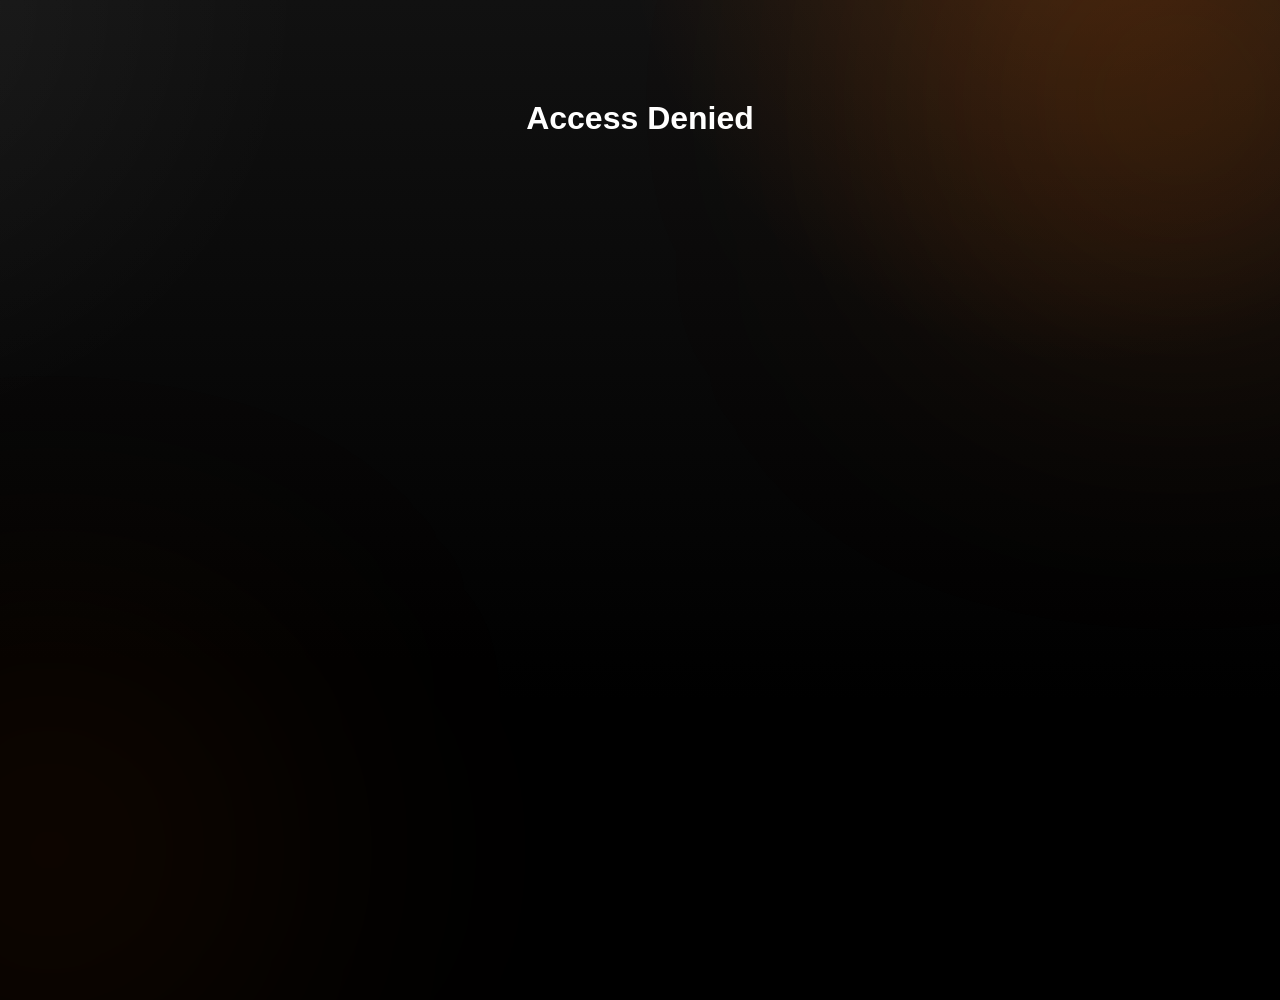
<file: client/admin.html>
<!DOCTYPE html>
<html lang="en">
<head>
    <meta charset="UTF-8">
    <meta name="viewport" content="width=device-width, initial-scale=1.0">
    <title>Admin Dashboard | MunchieCart</title>
    <link rel="stylesheet" href="style.css">
</head>
<body class="menu-page landing-glow">

    <header class="navbar">
        <h1 class="logo">MunchieCart Admin</h1>
        <nav class="nav-links">
            <a href="index.html">Home</a>
            <a href="menu.html">Menu</a>
            <a href="cart.html">Cart</a>
        </nav>
    </header>

    <main class="menu-wrapper">
        <div class="menu-hero fade-up">
            <p class="menu-kicker">Dashboard</p>
            <h1 class="menu-page-title">Order Management</h1>
            <p class="menu-subtext">
                View submitted orders, customer details, and selected meal customizations.
            </p>
        </div>

        <section class="admin-orders-section fade-up">
            <div class="admin-section-header">
                <div>
                    <h2>Orders</h2>
                    <p>Recent submitted orders from customers.</p>
                </div>

                <div class="admin-tools">
                    <input
                        type="text"
                        id="searchOrders"
                        class="admin-search"
                        placeholder="Search by name, email, or order #"
                    >
                    <button class="admin-refresh-btn" onclick="loadOrders()">Refresh</button>
                </div>
            </div>

            <div id="orders-container" class="admin-orders-grid">
                <p>Loading orders...</p>
            </div>
        </section>
    </main>

    <script src="admin.js"></script>
</body>
</html>
</file>
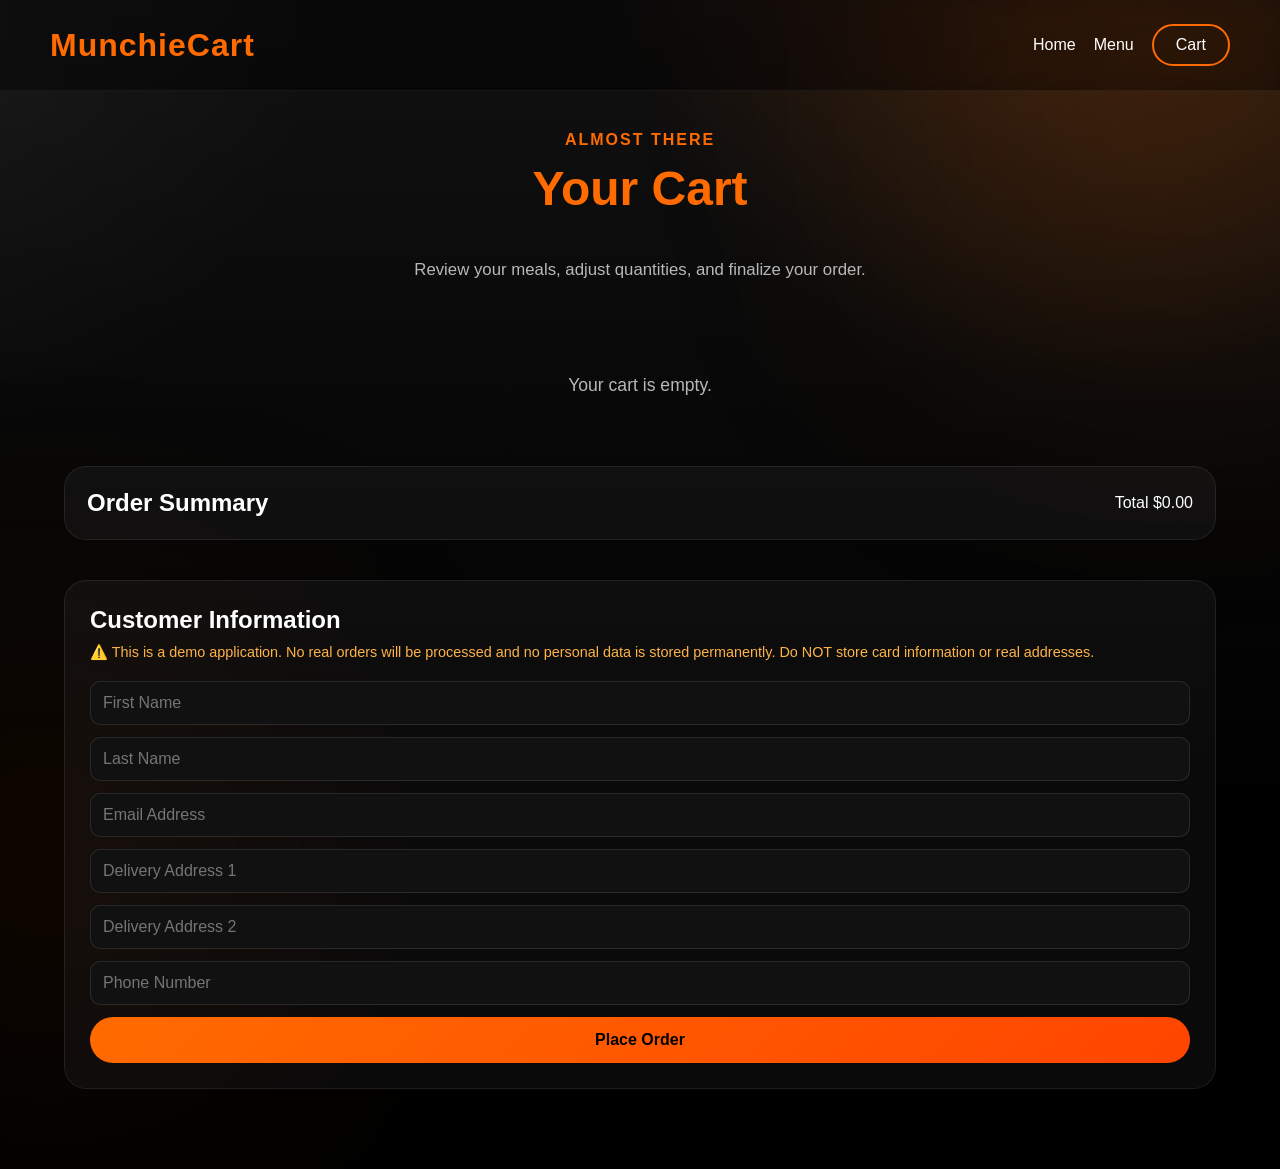
<file: client/cart.html>
<!DOCTYPE html>
<html lang="en">
<head>
    <meta charset="UTF-8">
    <meta name="viewport" content="width=device-width, initial-scale=1.0">
    <title>Cart | MunchieCart</title>
    <link rel="stylesheet" href="style.css">
</head>
<body class="menu-page landing-glow">

    <header class="navbar">
        <h1 class="logo">MunchieCart</h1>
        <nav class="nav-links">
            <a href="index.html">Home</a>
            <a href="menu.html">Menu</a>
            <a href="cart.html" class="cart-button">Cart</a>
        </nav>
    </header>

    <main class="menu-wrapper">
        <div class="menu-hero fade-up">
            <p class="menu-kicker">Almost there</p>
            <h1 class="menu-page-title">Your Cart</h1>
            <p class="menu-subtext">
                Review your meals, adjust quantities, and finalize your order.
            </p>
        </div>

        <div class="checkout-layout">
            <section class="cart-main fade-up">
                <div id="cartItems" class="cart-items-container"></div>
            </section>

            <aside class="checkout-sidebar fade-up delay-1">
                <div class="cart-summary">
                    <h2>Order Summary</h2>
                    <div class="summary-line">
                        <span>Total</span>
                        <span>$<span id="totalPrice">0.00</span></span>
                    </div>
                </div>

                <div class="checkout-form">
                    <h2>Customer Information</h2>

                    <p class="checkout-disclaimer">
                        ⚠️ This is a demo application. No real orders will be processed and no personal data is stored permanently. Do NOT store card information or real addresses.
                    </p>

                    <form onsubmit="submitOrder(event)">
                        <input type="text" id="first-name" placeholder="First Name" required>
                        <input type="text" id="last-name" placeholder="Last Name" required>
                        <input type="email" id="email" placeholder="Email Address" required>
                        <input type="text" id="address1" placeholder="Delivery Address 1" required>
                        <input type="text" id="address2" placeholder="Delivery Address 2">
                        <input type="text" id="phone" placeholder="Phone Number" required>

                        <button type="submit" class="customize-cart-btn full-width-btn">Place Order</button>
                    </form>
                </div>
            </aside>
        </div>
    </main>

    <div id="order-success" class="order-success-overlay">
        <div class="order-success-box">
            <div class="success-icon">✓</div>
            <h1>Order Submitted</h1>
            <p>Your order has been placed successfully.</p>
            <p class="success-sub">This is a demo — no real order was processed.</p>

            <button onclick="goHome()" class="enter-btn">Back to Home</button>
        </div>
    </div>

    <script src="cart.js"></script>
</body>
</html>
</file>
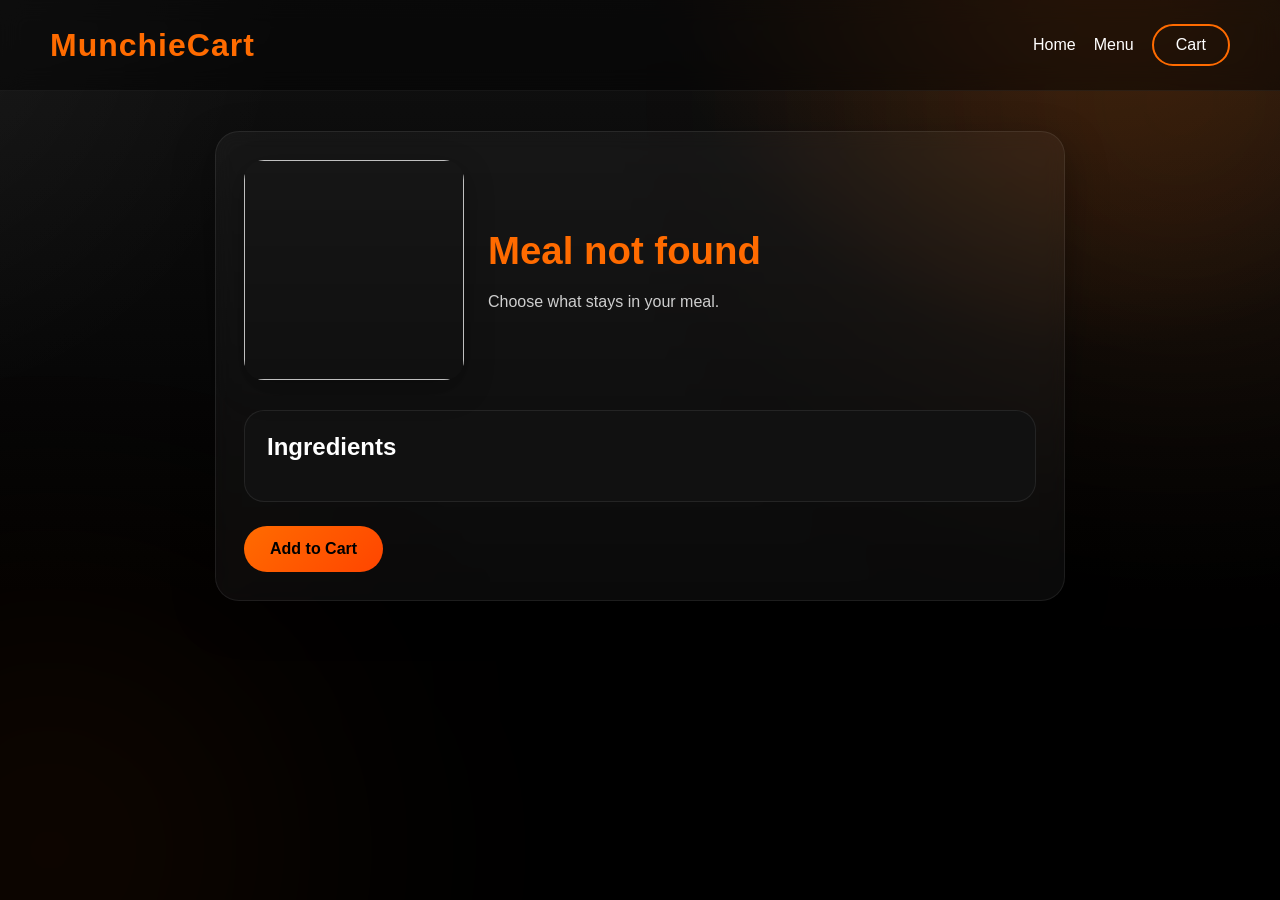
<file: client/customize.html>
<!DOCTYPE html>
<html lang="en">
<head>
    <meta charset="UTF-8">
    <meta name="viewport" content="width=device-width, initial-scale=1.0">
    <title>Customize | MunchieCart</title>
    <link rel="stylesheet" href="style.css">
</head>
<body class="menu-page landing-glow">

    <header class="navbar">
    <h1 class="logo">MunchieCart</h1>
    <nav class="nav-links">
        <a href="index.html">Home</a>
        <a href="menu.html">Menu</a>
        <a href="cart.html" class="cart-button">Cart</a>
    </nav>
</header>
    <main class="menu-wrapper">
        <div class="customize-card">
            <div class="customize-header">
                <img id="meal-image" class="customize-image" alt="">
                <div class="customize-title-wrap">
                    <h1 id="meal-name" class="customize-title"></h1>
                    <p class="customize-subtitle">Choose what stays in your meal.</p>
                </div>
            </div>

            <div class="ingredients-box">
                <div class="ingredients-top">
                    <h2>Ingredients</h2>
                </div>

                <div id="ingredients-list"></div>
            </div>

            <button class="customize-cart-btn" onclick="addCustomizedToCart()">Add to Cart</button>
        </div>
    </main>

    <script src="customize.js"></script>
</body>
</html>
</file>
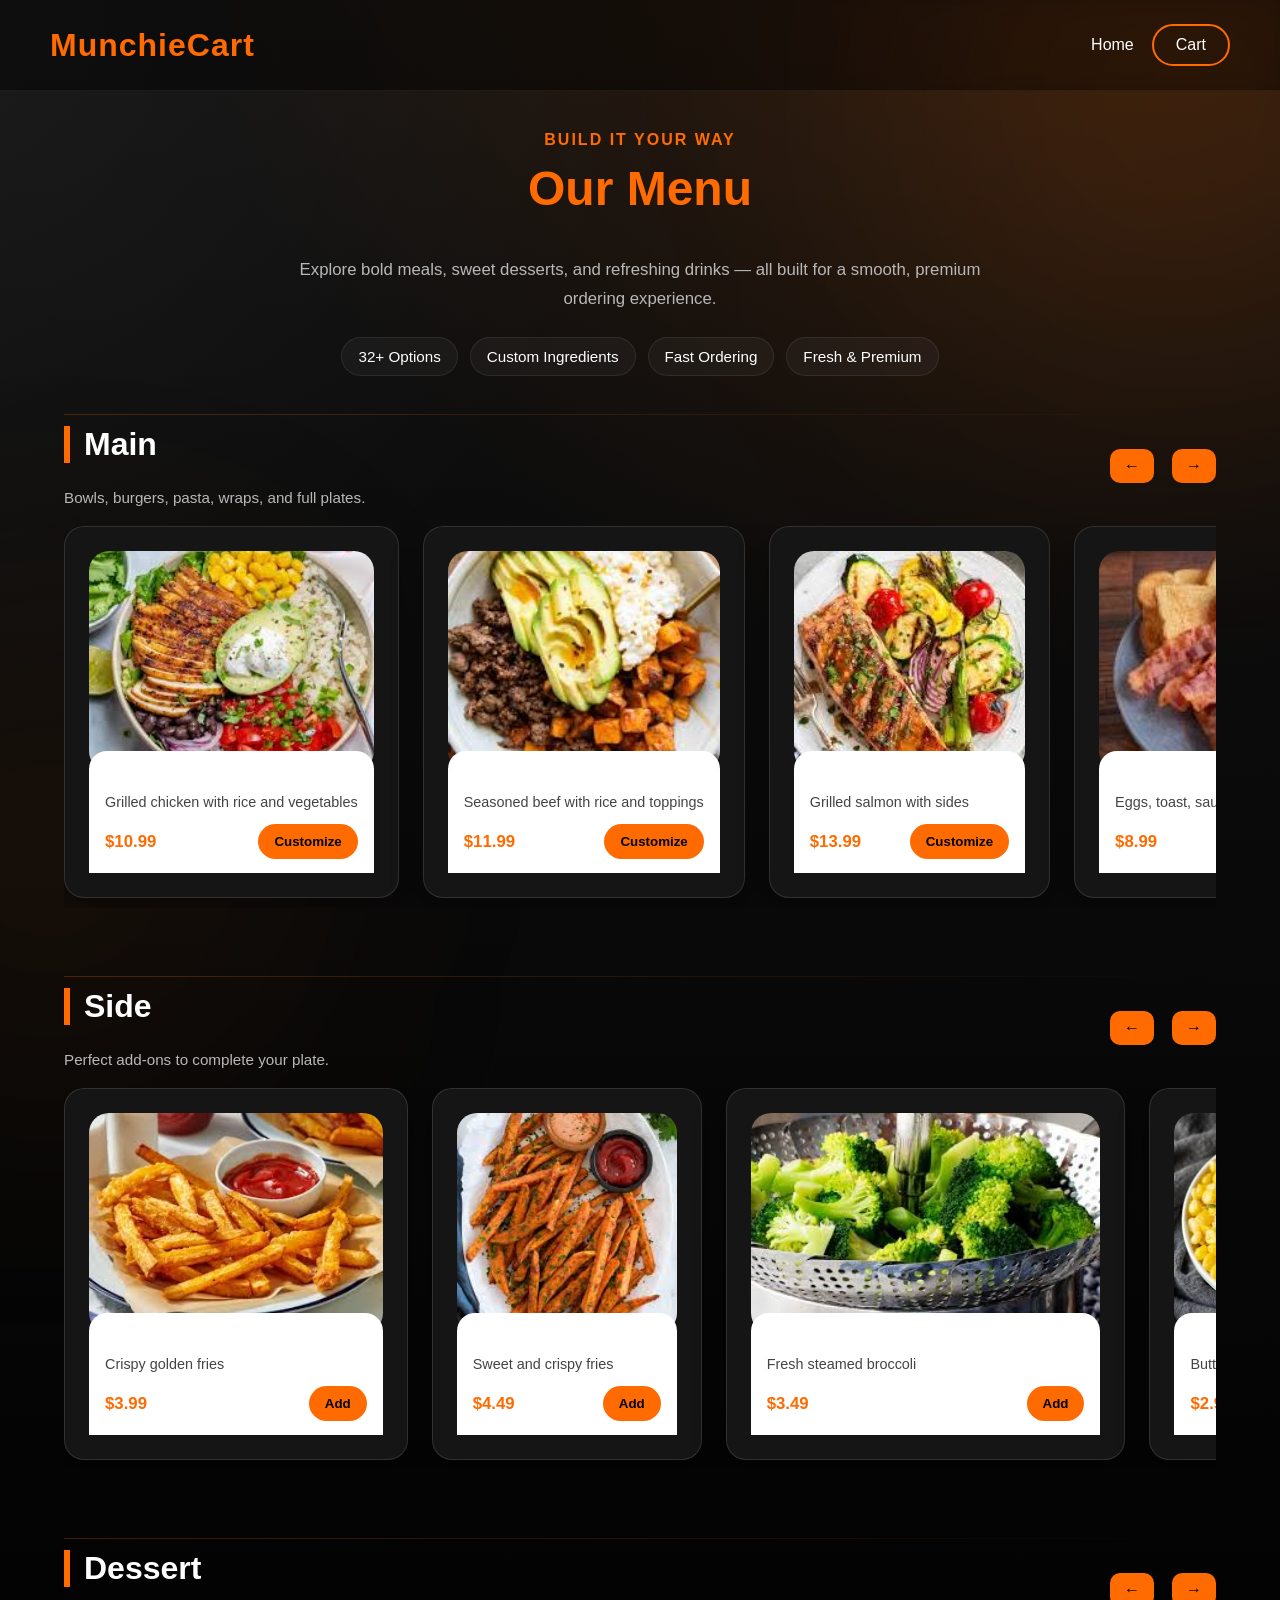
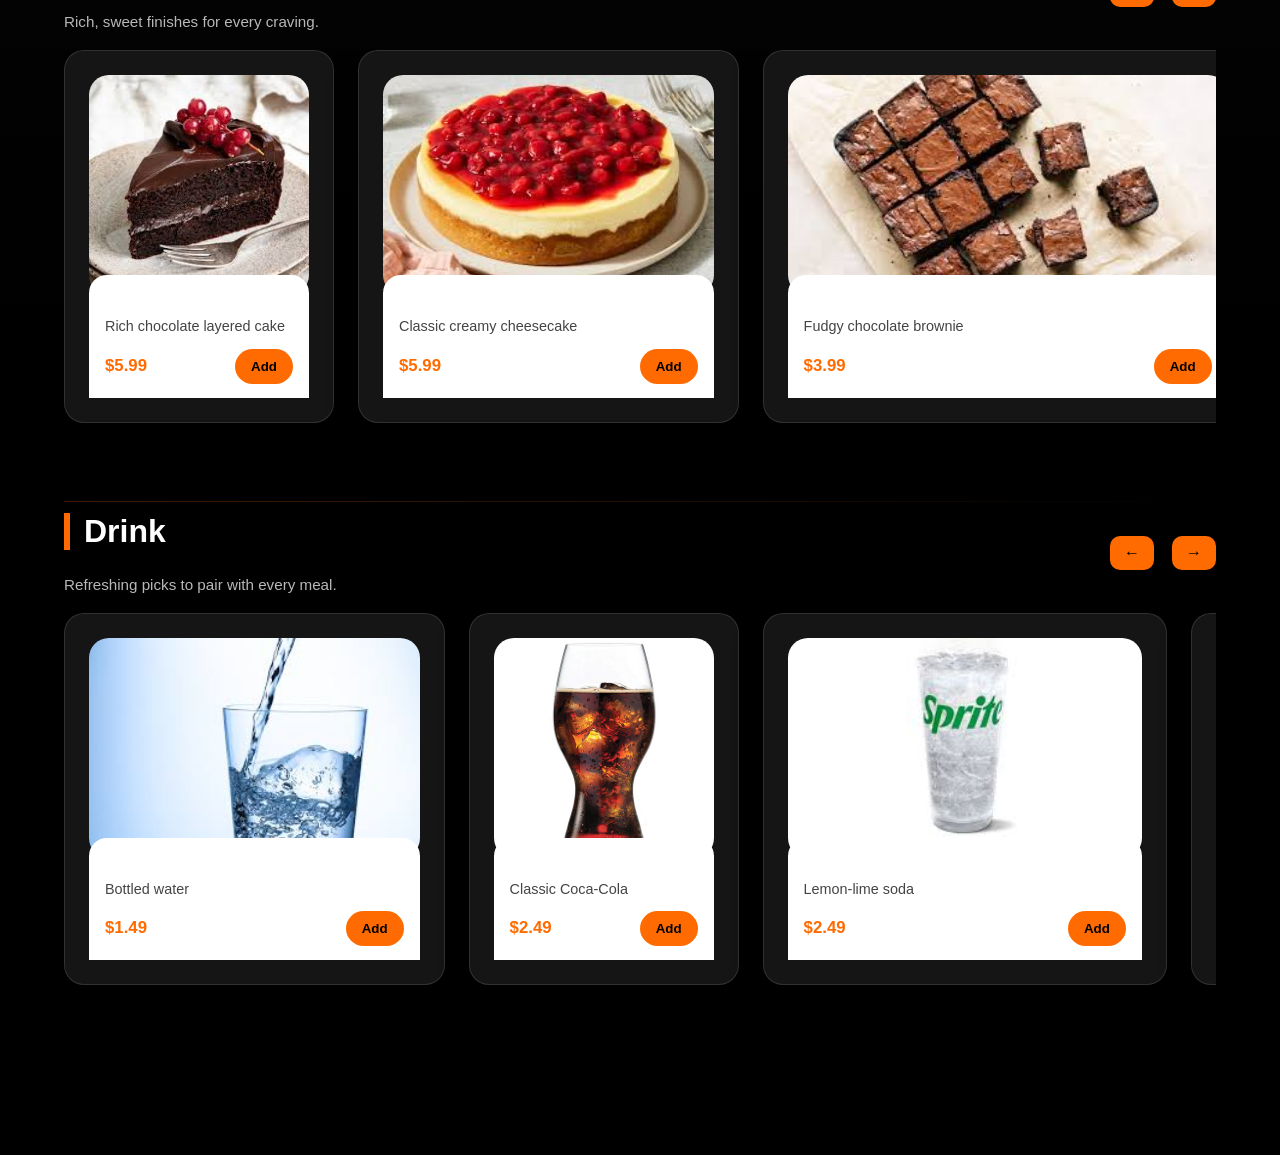
<file: client/menu.html>
<!DOCTYPE html>
<html lang="en">
<head>
    <meta charset="UTF-8">
    <meta name="viewport" content="width=device-width, initial-scale=1.0">
    <title>Menu | MunchieCart</title>
    <link rel="stylesheet" href="style.css">
</head>
<body class="menu-page landing-glow">

    <header class="navbar fade-up">
        <h1 class="logo">MunchieCart</h1>
        <nav class="nav-links">
            <a href="index.html">Home</a>
            <a href="cart.html" class="cart-button">Cart</a>
        </nav>
    </header>

    <main class="menu-wrapper">
        <div class="menu-hero fade-up delay-1">
            <p class="menu-kicker">Build it your way</p>
            <h1 class="menu-page-title">Our Menu</h1>
            <p class="menu-subtext">
                Explore bold meals, sweet desserts, and refreshing drinks — all built for a smooth,
                premium ordering experience.
            </p>

            <div class="menu-tags">
                <span class="menu-tag">32+ Options</span>
                <span class="menu-tag">Custom Ingredients</span>
                <span class="menu-tag">Fast Ordering</span>
                <span class="menu-tag">Fresh & Premium</span>
            </div>
        </div>

        <section class="menu-category fade-on-scroll">
            <div class="category-header">
                <div class="category-text">
                    <h2 class="category-title">Main</h2>
                    <p class="category-subtitle">Bowls, burgers, pasta, wraps, and full plates.</p>
                </div>
                <div class="scroll-buttons">
                    <button onclick="scrollMenuLeft('main-menu')">←</button>
                    <button onclick="scrollMenuRight('main-menu')">→</button>
                </div>
            </div>
            <div id="main-menu" class="menu-grid"></div>
        </section>

        <section class="menu-category fade-on-scroll">
            <div class="category-header">
                <div class="category-text">
                    <h2 class="category-title">Side</h2>
                    <p class="category-subtitle">Perfect add-ons to complete your plate.</p>
                </div>
                <div class="scroll-buttons">
                    <button onclick="scrollMenuLeft('side-menu')">←</button>
                    <button onclick="scrollMenuRight('side-menu')">→</button>
                </div>
            </div>
            <div id="side-menu" class="menu-grid"></div>
        </section>

        <section class="menu-category fade-on-scroll">
            <div class="category-header">
                <div class="category-text">
                    <h2 class="category-title">Dessert</h2>
                    <p class="category-subtitle">Rich, sweet finishes for every craving.</p>
                </div>
                <div class="scroll-buttons">
                    <button onclick="scrollMenuLeft('dessert-menu')">←</button>
                    <button onclick="scrollMenuRight('dessert-menu')">→</button>
                </div>
            </div>
            <div id="dessert-menu" class="menu-grid"></div>
        </section>

        <section class="menu-category fade-on-scroll">
            <div class="category-header">
                <div class="category-text">
                    <h2 class="category-title">Drink</h2>
                    <p class="category-subtitle">Refreshing picks to pair with every meal.</p>
                </div>
                <div class="scroll-buttons">
                    <button onclick="scrollMenuLeft('drink-menu')">←</button>
                    <button onclick="scrollMenuRight('drink-menu')">→</button>
                </div>
            </div>
            <div id="drink-menu" class="menu-grid"></div>
        </section>
    </main>

    <script src="app.js"></script>
</body>
</html>
</file>
<file: client/style.css>
:root {
    --accent: #ff6b00;
    --accent-dark: #ff4500;
    --bg-main: #050505;
    --bg-secondary: #111111;
    --text-main: #ffffff;
    --text-secondary: #b8b8b8;
    --border: rgba(255, 255, 255, 0.12);
}

* {
    margin: 0;
    padding: 0;
    box-sizing: border-box;
}

html {
    scroll-behavior: smooth;
}

body {
    font-family: Arial, sans-serif;
    background: var(--bg-main);
    color: var(--text-main);
    overflow-x: hidden;
}

.landing-body {
    min-height: 100vh;
    background:
        radial-gradient(circle at top right, rgba(255,107,0,0.18), transparent 25%),
        radial-gradient(circle at top left, rgba(255,255,255,0.05), transparent 20%),
        linear-gradient(180deg, #111111, #000000 70%);
}

a {
    text-decoration: none;
    color: inherit;
}

.navbar {
    display: flex;
    justify-content: space-between;
    align-items: center;
    padding: 24px 50px;
    position: sticky;
    top: 0;
    backdrop-filter: blur(12px);
    background: rgba(0, 0, 0, 0.45);
    border-bottom: 1px solid rgba(255,255,255,0.06);
    z-index: 100;
}

.logo {
    color: var(--accent);
    font-size: 2rem;
    font-weight: bold;
    letter-spacing: 1px;
}

.nav-links {
    display: flex;
    gap: 18px;
    align-items: center;
}

.nav-links a {
    color: white;
    transition: 0.3s ease;
}

.nav-links a:hover {
    color: var(--accent);
}

.cart-button {
    border: 2px solid var(--accent);
    color: var(--accent);
    padding: 10px 22px;
    border-radius: 999px;
    transition: 0.3s;
}

.cart-button:hover {
    background: var(--accent);
    color: black;
    box-shadow: 0 0 20px rgba(255,107,0,0.5);
}

.hero {
    display: grid;
    grid-template-columns: 1.1fr 0.9fr;
    align-items: center;
    gap: 40px;
    padding: 80px 60px;
    min-height: 85vh;
}

.tagline {
    color: var(--accent);
    font-weight: bold;
    letter-spacing: 2px;
    margin-bottom: 18px;
    text-transform: uppercase;
}

.hero-text h1 {
    font-size: 4rem;
    line-height: 1.05;
    margin-bottom: 20px;
    text-shadow: 0 0 20px rgba(255,107,0,0.15);
}

.hero-subtext {
    color: var(--text-secondary);
    font-size: 1.1rem;
    max-width: 600px;
    line-height: 1.7;
    margin-bottom: 30px;
}

.hero-buttons {
    display: flex;
    gap: 16px;
    flex-wrap: wrap;
}

.enter-btn {
    display: inline-block;
    padding: 14px 30px;
    border-radius: 999px;
    font-weight: bold;
    background: linear-gradient(135deg, var(--accent), var(--accent-dark));
    color: black;
    box-shadow: 0 0 20px rgba(255,107,0,0.45);
    transition: 0.3s ease;
}

.enter-btn:hover {
    transform: translateY(-3px) scale(1.04);
    box-shadow: 0 0 35px rgba(255,107,0,0.7);
}

.secondary-btn {
    display: inline-block;
    padding: 14px 30px;
    border-radius: 999px;
    border: 1px solid var(--border);
    color: white;
    background: rgba(255,255,255,0.03);
    transition: 0.3s ease;
}

.secondary-btn:hover {
    border-color: var(--accent);
    color: var(--accent);
}

.hero-image-card {
    background: rgba(255,255,255,0.04);
    border: 1px solid var(--border);
    border-radius: 28px;
    padding: 14px;
    box-shadow: 0 20px 50px rgba(0,0,0,0.45);
    backdrop-filter: blur(12px);
}

.hero-image-card img {
    width: 100%;
    height: 480px;
    object-fit: cover;
    border-radius: 20px;
    display: block;
}

.info-section,
.menu-section {
    padding: 80px 60px;
}

.section-title {
    text-align: center;
    font-size: 2.3rem;
    margin-bottom: 40px;
}

.info-grid,
.menu-grid {
    display: grid;
    grid-template-columns: repeat(auto-fit, minmax(250px, 1fr));
    gap: 24px;
}

.info-card,
.menu-card {
    background: rgba(255,255,255,0.04);
    border: 1px solid var(--border);
    border-radius: 22px;
    padding: 24px;
    backdrop-filter: blur(10px);
    transition: 0.3s ease;
}

.info-card:hover,
.menu-card:hover {
    transform: translateY(-8px);
    box-shadow: 0 15px 35px rgba(0,0,0,0.4);
    border-color: rgba(255,107,0,0.35);
}

.info-card h3,
.menu-card h3 {
    margin-bottom: 12px;
    color: white;
}

.info-card p,
.menu-card p {
    color: var(--text-secondary);
    line-height: 1.6;
    margin-bottom: 16px;
}

.menu-card button {
    background: linear-gradient(135deg, var(--accent), var(--accent-dark));
    border: none;
    padding: 12px 18px;
    border-radius: 999px;
    color: black;
    font-weight: bold;
    cursor: pointer;
    transition: 0.3s;
}

.menu-card button:hover {
    transform: scale(1.05);
    box-shadow: 0 0 22px rgba(255,107,0,0.5);
}

.footer {
    text-align: center;
    padding: 30px 20px;
    color: var(--text-secondary);
    border-top: 1px solid rgba(255,255,255,0.06);
    background: rgba(255,255,255,0.02);
}

@media (max-width: 900px) {
    .hero {
        grid-template-columns: 1fr;
        padding: 60px 24px;
    }

    .hero-text h1 {
        font-size: 2.8rem;
    }

    .navbar {
        flex-direction: column;
        gap: 16px;
        padding: 20px 24px;
    }

    .info-section,
    .menu-section {
        padding: 60px 24px;
    }

    .hero-image-card img {
        height: 320px;
    }
}

.menu-page {
    background: #0a0a0a;
    color: white;
    min-height: 100vh;
}

.menu-wrapper {
    width: 90%;
    max-width: 1400px;
    margin: 0 auto;
    padding: 40px 0 80px;
}

.menu-page-title {
    font-size: 3rem;
    margin-bottom: 40px;
    text-align: center;
    color: #ff6b00;
}

.menu-category {
    margin-bottom: 60px;
}

.category-title {
    font-size: 2rem;
    margin-bottom: 20px;
    color: white;
    border-left: 6px solid #ff6b00;
    padding-left: 14px;
}

.menu-grid {
    display: grid;
    grid-template-columns: repeat(auto-fit, minmax(260px, 1fr));
    gap: 24px;
}

.menu-card {
    background: #151515;
    border-radius: 20px;
    overflow: hidden;
    box-shadow: 0 12px 30px rgba(0, 0, 0, 0.35);
    transition: transform 0.25s ease;
}

.menu-card:hover {
    transform: translateY(-6px);
}

.menu-card img {
    width: 100%;
    height: 220px;
    object-fit: cover;
    display: block;
}

.menu-info {
    background: white;
    color: black;

    padding: 14px 16px;   
    
    border-top-left-radius: 18px;
    border-top-right-radius: 18px;

    margin-top: -20px;    
    
    position: relative;
    z-index: 2;

    display: flex;
    flex-direction: column;
    gap: 6px;
}

.menu-info h3 {
    font-size: 1.2rem;
    margin-bottom: 8px;
}

.menu-info p {
    font-size: 0.95rem;
    color: #333;
    margin-bottom: 12px;
    line-height: 1.4;
}

.menu-bottom {
    display: flex;
    justify-content: space-between;
    align-items: center;
    gap: 12px;
}

.menu-price {
    font-weight: bold;
    font-size: 1.05rem;
    color: #ff6b00;
}

.menu-info button {
    background: #ff6b00;
    color: black;
    border: none;
    border-radius: 999px;
    padding: 10px 16px;
    font-weight: bold;
    cursor: pointer;
    transition: 0.2s ease;
}

.menu-info button:hover {
    transform: scale(1.05);
}

.landing-glow {
    position: relative;
    background:
        radial-gradient(circle at 85% -10%, rgba(255,107,0,0.18), transparent 30%),
        radial-gradient(circle at -10% 0%, rgba(255,255,255,0.05), transparent 25%),
        linear-gradient(180deg, #111111, #000000 70%);
}

.landing-glow::before {
    content: "";
    position: fixed;
    width: 700px;
    height: 700px;
    background: radial-gradient(circle, rgba(255,107,0,0.25), transparent 60%);
    top: -250px;
    right: -250px;
    filter: blur(140px);
    z-index: 0;
    pointer-events: none;
}

.landing-glow::after {
    content: "";
    position: fixed;
    width: 600px;
    height: 600px;
    background: radial-gradient(circle, rgba(255,107,0,0.18), transparent 60%);
    bottom: -250px;
    left: -250px;
    filter: blur(140px);
    z-index: 0;
    pointer-events: none;
}

.navbar,
.menu-wrapper {
    position: relative;
    z-index: 1;
}

.menu-category {
    margin-bottom: 80px;
}

.menu-card {
    border-radius: 20px;
    overflow: hidden;
}

.menu-card img {
    border-radius: 20px;
}

.menu-info h3 {
    margin: 0;
    font-size: 1.1rem;
}

.menu-info p {
    margin: 0;
    font-size: 0.9rem;
    color: #444;
}

.menu-bottom {
    display: flex;
    justify-content: space-between;
    align-items: center;
    margin-top: 6px;
}

.menu-grid {
    display: flex;
    overflow-x: auto;
    gap: 20px;
    padding-bottom: 10px;

    scroll-behavior: smooth;
}

.menu-grid::-webkit-scrollbar {
    display: none; /* hides scrollbar */
}

.menu-card {
    min-width: 260px;
    flex: 0 0 auto;
}

.category-header {
    display: flex;
    justify-content: space-between;
    align-items: center;
}

.scroll-buttons button {
    background: #ff6b00;
    border: none;
    color: black;
    font-weight: bold;
    padding: 8px 14px;
    margin-left: 8px;
    border-radius: 8px;
    cursor: pointer;
    transition: 0.2s;
}

.scroll-buttons button:hover {
    transform: scale(1.1);
}

.category-header {
    display: flex;
    justify-content: space-between;
    align-items: center;
    margin-bottom: 20px;
}

.scroll-buttons {
    display: flex;
    gap: 10px;
}

.scroll-buttons button {
    background: #ff6b00;
    color: black;
    border: none;
    border-radius: 10px;
    padding: 8px 14px;
    font-size: 1rem;
    font-weight: bold;
    cursor: pointer;
    transition: 0.2s ease;
}

.scroll-buttons button:hover {
    transform: scale(1.08);
    box-shadow: 0 0 18px rgba(255, 107, 0, 0.45);
}

.menu-grid {
    display: flex;
    gap: 24px;
    overflow-x: auto;
    scroll-behavior: smooth;
    padding-bottom: 10px;
}

.menu-grid::-webkit-scrollbar {
    display: none;
}

.menu-card {
    min-width: 270px;
    flex: 0 0 auto;
}

.customize-card {
    max-width: 850px;
    margin: 0 auto;
    background: rgba(255,255,255,0.04);
    border: 1px solid rgba(255,255,255,0.08);
    border-radius: 24px;
    padding: 28px;
    backdrop-filter: blur(10px);
    box-shadow: 0 15px 40px rgba(0,0,0,0.35);
}

.customize-header {
    display: flex;
    gap: 24px;
    align-items: center;
    margin-bottom: 30px;
}

.customize-image {
    width: 220px;
    height: 220px;
    object-fit: cover;
    border-radius: 20px;
    box-shadow: 0 10px 30px rgba(0,0,0,0.3);
}

.customize-title-wrap {
    display: flex;
    flex-direction: column;
    gap: 10px;
}

.customize-title {
    font-size: 2.4rem;
    color: #ff6b00;
    margin: 0;
}

.customize-subtitle {
    color: #cfcfcf;
    font-size: 1rem;
    margin: 0;
}

.ingredients-box {
    background: #111;
    border-radius: 20px;
    padding: 22px;
    border: 1px solid rgba(255,255,255,0.08);
    margin-bottom: 24px;
}

.ingredients-top h2 {
    margin: 0 0 18px 0;
    color: white;
    font-size: 1.5rem;
}

.ingredient-row {
    display: flex;
    justify-content: space-between;
    align-items: center;
    padding: 16px 0;
    border-bottom: 1px solid rgba(255,255,255,0.08);
}

.ingredient-row:last-child {
    border-bottom: none;
}

.ingredient-name {
    font-size: 1rem;
    color: white;
    font-weight: 500;
}

.ingredient-actions {
    display: flex;
    gap: 10px;
}

.ingredient-btn {
    border: none;
    border-radius: 999px;
    padding: 8px 16px;
    font-weight: bold;
    cursor: pointer;
    transition: 0.2s ease;
}

.keep-btn {
    background: #1f1f1f;
    color: white;
    border: 1px solid rgba(255,255,255,0.12);
}

.remove-btn {
    background: #ff6b00;
    color: black;
}

.ingredient-btn:hover {
    transform: scale(1.05);
}

.ingredient-row.removed .ingredient-name {
    color: #888;
    text-decoration: line-through;
}

.ingredient-row.removed {
    opacity: 0.7;
}

.customize-cart-btn {
    background: linear-gradient(135deg, #ff6b00, #ff4500);
    color: black;
    border: none;
    border-radius: 999px;
    padding: 14px 26px;
    font-weight: bold;
    font-size: 1rem;
    cursor: pointer;
    transition: 0.25s ease;
}

.customize-cart-btn:hover {
    transform: scale(1.04);
    box-shadow: 0 0 22px rgba(255,107,0,0.45);
}

@media (max-width: 700px) {
    .customize-header {
        flex-direction: column;
        align-items: flex-start;
    }

    .customize-image {
        width: 100%;
        height: 260px;
    }

    .ingredient-row {
        flex-direction: column;
        align-items: flex-start;
        gap: 12px;
    }
}

.customize-card {
    max-width: 850px;
    margin: 0 auto;
    background: rgba(255,255,255,0.04);
    border: 1px solid rgba(255,255,255,0.08);
    border-radius: 24px;
    padding: 28px;
    backdrop-filter: blur(10px);
    box-shadow: 0 15px 40px rgba(0,0,0,0.35);
}

.customize-header {
    display: flex;
    gap: 24px;
    align-items: center;
    margin-bottom: 30px;
}

.customize-image {
    width: 220px;
    height: 220px;
    object-fit: cover;
    border-radius: 20px;
    box-shadow: 0 10px 30px rgba(0,0,0,0.3);
}

.customize-title {
    font-size: 2.4rem;
    color: #ff6b00;
    margin: 0;
}

.customize-subtitle {
    color: #cfcfcf;
    margin-top: 10px;
}

.ingredients-box {
    background: #111;
    border-radius: 20px;
    padding: 22px;
    border: 1px solid rgba(255,255,255,0.08);
    margin-bottom: 24px;
}

.ingredient-row {
    display: flex;
    justify-content: space-between;
    align-items: center;
    padding: 16px 0;
    border-bottom: 1px solid rgba(255,255,255,0.08);
}

.ingredient-row:last-child {
    border-bottom: none;
}

.ingredient-name {
    color: white;
    font-weight: 500;
}

.ingredient-actions {
    display: flex;
    gap: 10px;
}

.ingredient-btn {
    border: none;
    border-radius: 999px;
    padding: 8px 16px;
    font-weight: bold;
    cursor: pointer;
}

.keep-btn {
    background: #1f1f1f;
    color: white;
    border: 1px solid rgba(255,255,255,0.12);
}

.remove-btn {
    background: #ff6b00;
    color: black;
}

.ingredient-row.removed .ingredient-name {
    color: #888;
    text-decoration: line-through;
}

.customize-cart-btn {
    background: linear-gradient(135deg, #ff6b00, #ff4500);
    color: black;
    border: none;
    border-radius: 999px;
    padding: 14px 26px;
    font-weight: bold;
    cursor: pointer;
}

.ingredient-actions {
    display: flex;
    gap: 12px;
}

.ingredient-btn {
    min-width: 110px;
    border: 2px solid rgba(255,255,255,0.12);
    border-radius: 14px;
    padding: 10px 16px;
    font-weight: bold;
    cursor: pointer;
    background: #1a1a1a;
    color: white;
    transition: 0.2s ease;
    box-shadow: 0 0 0 rgba(255,107,0,0);
}

.ingredient-btn:hover {
    transform: translateY(-2px) scale(1.03);
    border-color: #ff6b00;
    box-shadow: 0 0 18px rgba(255,107,0,0.35);
}

.ingredient-btn.active {
    background: #ff6b00;
    color: black;
    border-color: #ff6b00;
    box-shadow: 0 0 18px rgba(255,107,0,0.5);
}

.keep-btn.active {
    background: #ff6b00;
    color: black;
}

.remove-btn.active {
    background: #ff6b00;
    color: black;
}

.ingredient-row {
    display: flex;
    justify-content: space-between;
    align-items: center;
    padding: 18px 0;
    border-bottom: 1px solid rgba(255,255,255,0.08);
}

.ingredient-row.removed .ingredient-name {
    color: #888;
    text-decoration: line-through;
}

.ingredient-name {
    font-size: 1rem;
    color: white;
    font-weight: 500;
}

.fade-up {
    opacity: 0;
    transform: translateY(30px);
    animation: fadeUp 0.8s ease forwards;
}

.fade-up.delay-1 { animation-delay: 0.2s; }
.fade-up.delay-2 { animation-delay: 0.4s; }
.fade-up.delay-3 { animation-delay: 0.6s; }
.fade-up.delay-4 { animation-delay: 0.8s; }

@keyframes fadeUp {
    to {
        opacity: 1;
        transform: translateY(0);
    }
}

.fade-on-scroll {
    opacity: 0;
    transform: translateY(40px);
    transition: all 0.6s ease;
}

.fade-on-scroll.show {
    opacity: 1;
    transform: translateY(0);
}

.fade-up {
    opacity: 0;
    transform: translateY(30px);
    animation: fadeUp 0.8s ease forwards;
}

.delay-1 {
    animation-delay: 0.2s;
}

.delay-2 {
    animation-delay: 0.4s;
}

.delay-3 {
    animation-delay: 0.6s;
}

.delay-4 {
    animation-delay: 0.8s;
}

@keyframes fadeUp {
    to {
        opacity: 1;
        transform: translateY(0);
    }
}

.fade-on-scroll {
    opacity: 0;
    transform: translateY(35px);
    transition: opacity 0.8s ease, transform 0.8s ease;
}

.fade-on-scroll.show {
    opacity: 1;
    transform: translateY(0);
}

body {
    opacity: 0;
    animation: pageFade 0.6s ease forwards;
}

@keyframes pageFade {
    to {
        opacity: 1;
    }
}

.enter-btn {
    transition: all 0.25s ease;
}

.enter-btn:hover {
    transform: translateY(-2px) scale(1.03);
    box-shadow: 0 0 20px rgba(255,107,0,0.5);
}

.hero-text h1 {
    text-shadow: 0 0 18px rgba(255,107,0,0.15);
}

.info-card:hover {
    transform: translateY(-8px);
    box-shadow: 0 20px 40px rgba(0,0,0,0.4);
    border-color: rgba(255,107,0,0.3);
}

.menu-hero {
    text-align: center;
    max-width: 900px;
    margin: 0 auto 50px;
}

.menu-kicker {
    color: var(--accent);
    font-weight: bold;
    letter-spacing: 2px;
    text-transform: uppercase;
    margin-bottom: 12px;
}

.menu-subtext {
    color: var(--text-secondary);
    max-width: 700px;
    margin: 0 auto 24px;
    line-height: 1.7;
    font-size: 1.05rem;
}

.menu-tags {
    display: flex;
    justify-content: center;
    flex-wrap: wrap;
    gap: 12px;
}

.menu-tag {
    padding: 10px 16px;
    border-radius: 999px;
    background: rgba(255,255,255,0.04);
    border: 1px solid rgba(255,255,255,0.08);
    color: white;
    font-size: 0.95rem;
    backdrop-filter: blur(10px);
}

.category-text {
    display: flex;
    flex-direction: column;
    gap: 6px;
}

.category-subtitle {
    color: var(--text-secondary);
    font-size: 0.95rem;
}

.menu-category {
    position: relative;
}

.menu-category::before {
    content: "";
    position: absolute;
    top: -12px;
    left: 0;
    width: 100%;
    height: 1px;
    background: linear-gradient(90deg, rgba(255,107,0,0.25), transparent);
}

.menu-card {
    position: relative;
}

.menu-card::after {
    content: "";
    position: absolute;
    inset: 0;
    border-radius: 20px;
    border: 1px solid transparent;
    transition: border-color 0.25s ease, box-shadow 0.25s ease;
    pointer-events: none;
}

.menu-card:hover::after {
    border-color: rgba(255,107,0,0.35);
    box-shadow: 0 0 20px rgba(255,107,0,0.12);
}

@media (max-width: 700px) {
    .menu-subtext {
        font-size: 0.98rem;
    }

    .category-header {
        align-items: flex-start;
        gap: 14px;
    }
}

.cart-section {
    max-width: 1000px;
    margin: 0 auto;
}

.cart-items-container {
    display: flex;
    flex-direction: column;
    gap: 20px;
    margin-bottom: 30px;
}

.cart-card {
    display: flex;
    justify-content: space-between;
    align-items: flex-start;
    gap: 20px;
    background: rgba(255,255,255,0.04);
    border: 1px solid rgba(255,255,255,0.08);
    border-radius: 22px;
    padding: 22px;
    backdrop-filter: blur(10px);
    box-shadow: 0 10px 30px rgba(0,0,0,0.25);
}

.cart-card-left h3 {
    margin-bottom: 8px;
    font-size: 1.3rem;
    color: white;
}

.cart-price {
    color: var(--accent);
    font-weight: bold;
    margin-bottom: 12px;
}

.cart-customizations {
    margin-left: 18px;
    color: var(--text-secondary);
    line-height: 1.6;
}

.cart-card-right {
    display: flex;
    flex-direction: column;
    align-items: flex-end;
    gap: 12px;
}

.cart-quantity-controls {
    display: flex;
    align-items: center;
    gap: 12px;
    background: #111;
    border: 1px solid rgba(255,255,255,0.08);
    border-radius: 999px;
    padding: 8px 12px;
}

.cart-quantity-controls button {
    background: var(--accent);
    color: black;
    border: none;
    border-radius: 50%;
    width: 32px;
    height: 32px;
    font-weight: bold;
    cursor: pointer;
    transition: 0.2s ease;
}

.cart-quantity-controls button:hover {
    transform: scale(1.08);
    box-shadow: 0 0 14px rgba(255,107,0,0.4);
}

.cart-item-total {
    font-size: 1.1rem;
    font-weight: bold;
    color: white;
}

.remove-btn-cart {
    background: #1f1f1f;
    color: white;
    border: 1px solid rgba(255,255,255,0.12);
    border-radius: 999px;
    padding: 10px 16px;
    font-weight: bold;
    cursor: pointer;
    transition: 0.2s ease;
}

.remove-btn-cart:hover {
    border-color: var(--accent);
    color: var(--accent);
}

.cart-summary {
    display: flex;
    justify-content: space-between;
    align-items: center;
    gap: 20px;
    background: rgba(255,255,255,0.04);
    border: 1px solid rgba(255,255,255,0.08);
    border-radius: 22px;
    padding: 22px;
    backdrop-filter: blur(10px);
}

.empty-cart-message {
    text-align: center;
    color: var(--text-secondary);
    font-size: 1.1rem;
    padding: 40px 0;
}

@media (max-width: 700px) {
    .cart-card,
    .cart-summary {
        flex-direction: column;
        align-items: flex-start;
    }

    .cart-card-right {
        align-items: flex-start;
        width: 100%;
    }
}

.checkout-form {
    margin-top: 40px;
    padding: 25px;
    border-radius: 22px;
    background: rgba(255,255,255,0.04);
    border: 1px solid rgba(255,255,255,0.08);
    backdrop-filter: blur(10px);
}

.checkout-form h2 {
    margin-bottom: 10px;
}

.checkout-disclaimer {
    font-size: 0.9rem;
    color: #ffb347;
    margin-bottom: 20px;
}

.checkout-form form {
    display: flex;
    flex-direction: column;
    gap: 12px;
}

.checkout-form input {
    padding: 12px;
    border-radius: 10px;
    border: 1px solid rgba(255,255,255,0.1);
    background: #111;
    color: white;
    font-size: 1rem;
}

.checkout-form input:focus {
    outline: none;
    border-color: var(--accent);
}

.order-success-overlay {
    position: fixed;
    inset: 0;
    background: rgba(0,0,0,0.85);
    backdrop-filter: blur(12px);

    display: flex;
    justify-content: center;
    align-items: center;

    opacity: 0;
    pointer-events: none;
    transition: 0.4s ease;
    z-index: 9999;
}

.order-success-overlay.show {
    opacity: 1;
    pointer-events: all;
}

.order-success-box {
    background: #0e0e0e;
    border-radius: 24px;
    padding: 40px;
    text-align: center;
    width: 400px;

    border: 1px solid rgba(255,255,255,0.08);
    box-shadow: 0 20px 60px rgba(0,0,0,0.6);

    transform: scale(0.9);
    transition: 0.3s ease;
}

.order-success-overlay.show .order-success-box {
    transform: scale(1);
}

.success-icon {
    font-size: 3rem;
    color: #ff6b00;
    margin-bottom: 15px;
    animation: pop 0.4s ease;
}

@keyframes pop {
    0% { transform: scale(0); }
    100% { transform: scale(1); }
}

.order-success-box h1 {
    font-size: 2rem;
    margin-bottom: 10px;
}

.order-success-box p {
    color: #aaa;
    margin-bottom: 8px;
}

.success-sub {
    font-size: 0.9rem;
    color: #ffb347;
    margin-bottom: 20px;
}

.order-success-overlay {
    display: none;
}

.order-success-overlay.show {
    display: flex;
}

.admin-orders-section {
    max-width: 1100px;
    margin: 0 auto;
    padding: 2rem 0 4rem;
}

.admin-section-header {
    display: flex;
    justify-content: space-between;
    align-items: center;
    gap: 1rem;
    margin-bottom: 1.5rem;
}

.admin-section-header h2 {
    font-size: 2rem;
    margin-bottom: 0.35rem;
    color: white;
}

.admin-section-header p {
    color: rgba(255, 255, 255, 0.7);
    font-size: 1rem;
}

.admin-refresh-btn {
    background: #ff6a00;
    color: black;
    border: none;
    border-radius: 999px;
    padding: 0.8rem 1.25rem;
    font-weight: 700;
    cursor: pointer;
}

.admin-orders-grid {
    display: grid;
    grid-template-columns: 1fr;
    gap: 1.5rem;
}

.admin-order-card {
    background: rgba(255, 255, 255, 0.04);
    border: 1px solid rgba(255, 255, 255, 0.08);
    border-radius: 24px;
    padding: 1.5rem;
    box-shadow: 0 10px 30px rgba(0, 0, 0, 0.25);
    backdrop-filter: blur(12px);
}

.admin-order-top {
    display: flex;
    justify-content: space-between;
    align-items: flex-start;
    gap: 1rem;
    margin-bottom: 1rem;
}

.admin-order-top h3 {
    font-size: 1.4rem;
    margin: 0;
    color: white;
}

.admin-order-date {
    margin-top: 0.35rem;
    color: rgba(255, 255, 255, 0.65);
    font-size: 0.95rem;
}

.admin-total-badge {
    background: #ff6a00;
    color: black;
    font-weight: 700;
    padding: 0.7rem 1rem;
    border-radius: 999px;
    white-space: nowrap;
}

.admin-status-row {
    margin-bottom: 1rem;
}

.status-pill {
    display: inline-block;
    padding: 0.4rem 0.85rem;
    border-radius: 999px;
    font-size: 0.85rem;
    font-weight: 700;
}

.status-pending {
    background: rgba(255, 196, 0, 0.16);
    color: #ffd24d;
    border: 1px solid rgba(255, 196, 0, 0.3);
}

.status-completed {
    background: rgba(0, 200, 120, 0.16);
    color: #6ff0b0;
    border: 1px solid rgba(0, 200, 120, 0.3);
}

.status-cancelled {
    background: rgba(255, 70, 70, 0.16);
    color: #ff8a8a;
    border: 1px solid rgba(255, 70, 70, 0.3);
}

.admin-customer-info {
    background: rgba(255, 255, 255, 0.03);
    border-radius: 16px;
    padding: 1rem;
    margin-bottom: 1.2rem;
}

.admin-customer-info p {
    margin: 0.35rem 0;
    color: white;
}

.admin-items-block {
    margin-top: 1rem;
}

.admin-items-title {
    font-size: 1.05rem;
    margin-bottom: 0.9rem;
    color: #ff8c2f;
}

.admin-item-row {
    border-top: 1px solid rgba(255, 255, 255, 0.08);
    padding: 0.9rem 0;
}

.admin-item-main {
    display: flex;
    justify-content: space-between;
    align-items: center;
    gap: 1rem;
}

.admin-item-main h4 {
    margin: 0;
    color: white;
    font-size: 1rem;
}

.admin-item-main p {
    margin: 0;
    color: rgba(255, 255, 255, 0.7);
    font-size: 0.95rem;
}

.admin-item-price {
    margin-top: 0.4rem;
    font-weight: 700;
    color: #ffb066;
}

.admin-customizations {
    display: flex;
    flex-wrap: wrap;
    gap: 0.5rem;
    margin-top: 0.7rem;
}

.custom-pill {
    background: rgba(255, 106, 0, 0.16);
    color: #ffb066;
    border: 1px solid rgba(255, 106, 0, 0.25);
    padding: 0.35rem 0.7rem;
    border-radius: 999px;
    font-size: 0.85rem;
}

.admin-actions {
    display: flex;
    flex-wrap: wrap;
    gap: 0.75rem;
    margin-top: 1.25rem;
}

.admin-btn {
    border: none;
    border-radius: 999px;
    padding: 0.75rem 1rem;
    font-weight: 700;
    cursor: pointer;
}

.complete-btn {
    background: #22c55e;
    color: black;
}

.cancel-btn {
    background: #ef4444;
    color: white;
}

.pending-btn {
    background: #facc15;
    color: black;
}

.delete-btn {
    background: #2a2a2a;
    color: white;
    border: 1px solid rgba(255,255,255,0.12);
}

@media (max-width: 768px) {
    .admin-section-header,
    .admin-order-top,
    .admin-item-main {
        flex-direction: column;
        align-items: flex-start;
    }

    .admin-total-badge {
        align-self: flex-start;
    }
}

.admin-tools {
    display: flex;
    align-items: center;
    gap: 0.75rem;
    flex-wrap: wrap;
}

.admin-search {
    background: rgba(255, 255, 255, 0.05);
    border: 1px solid rgba(255, 255, 255, 0.12);
    color: white;
    padding: 0.85rem 1rem;
    border-radius: 999px;
    min-width: 280px;
    outline: none;
}

.admin-search::placeholder {
    color: rgba(255, 255, 255, 0.55);
}

.admin-tools {
    display: flex;
    align-items: center;
    gap: 0.75rem;
    flex-wrap: wrap;
}

.admin-search {
    background: rgba(255, 255, 255, 0.05);
    border: 1px solid rgba(255, 255, 255, 0.12);
    color: white;
    padding: 0.85rem 1rem;
    border-radius: 999px;
    min-width: 280px;
    outline: none;
}

.admin-search::placeholder {
    color: rgba(255, 255, 255, 0.55);
}
</file>
